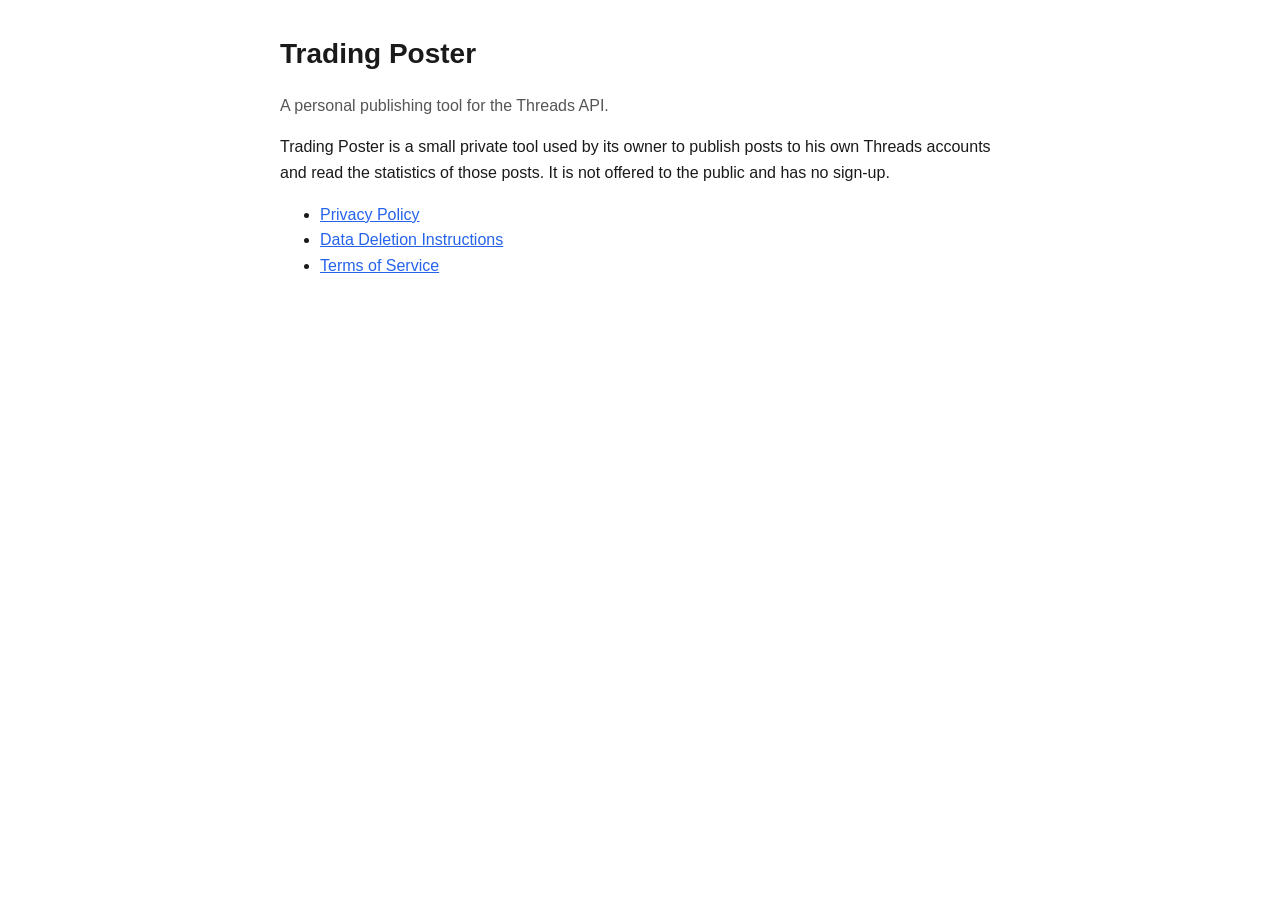
<file: docs/index.html>
<!doctype html><html lang="en"><head><meta charset="utf-8"><meta name="viewport" content="width=device-width,initial-scale=1">
<title>Trading Poster</title><link rel="stylesheet" href="style.css"></head><body><main>
<h1>Trading Poster</h1>
<p class="muted">A personal publishing tool for the Threads API.</p>
<p>Trading Poster is a small private tool used by its owner to publish posts to his own Threads accounts and read the statistics of those posts. It is not offered to the public and has no sign-up.</p>
<ul><li><a href="privacy.html">Privacy Policy</a></li><li><a href="data-deletion.html">Data Deletion Instructions</a></li><li><a href="terms.html">Terms of Service</a></li></ul>
</main></body></html>
</file>
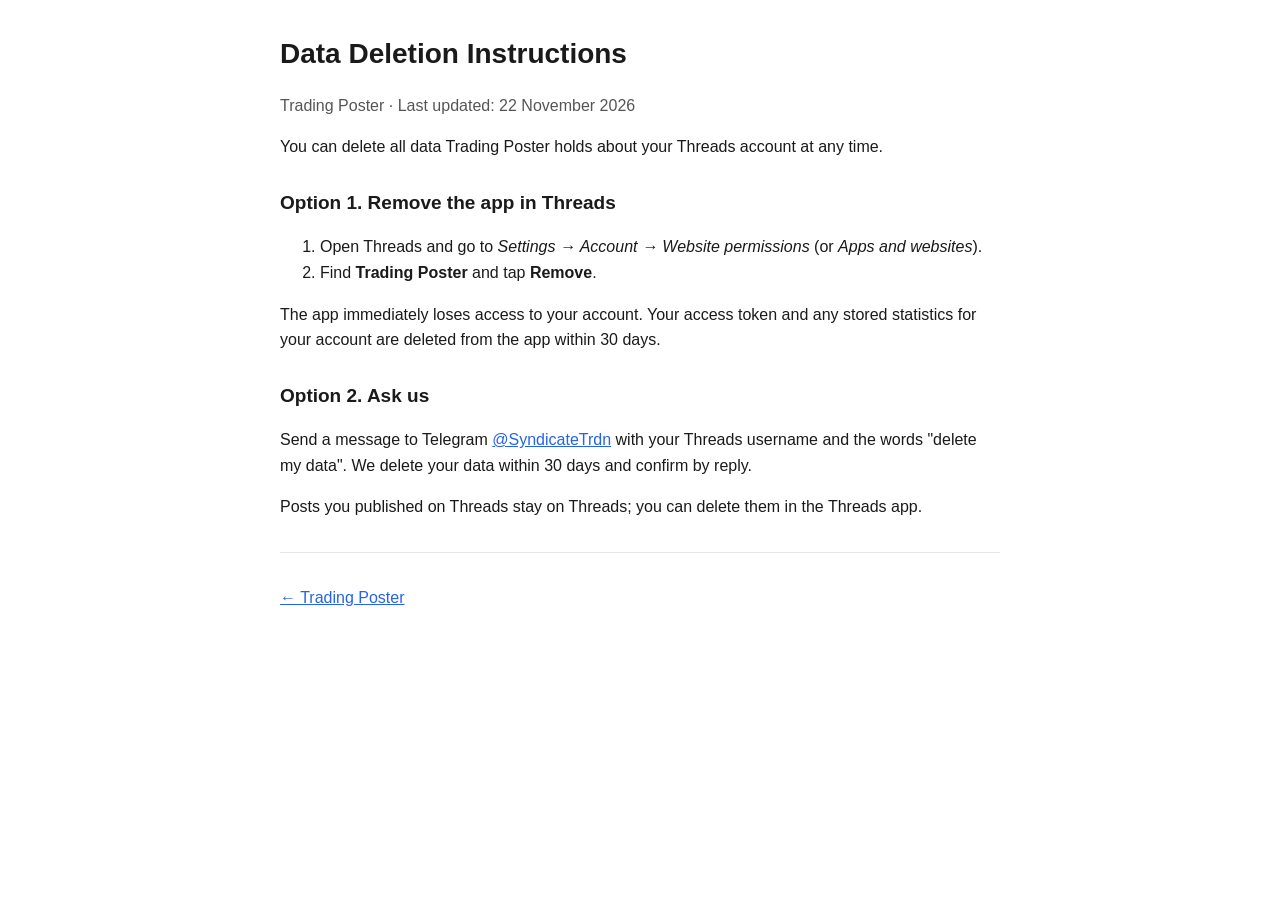
<file: docs/data-deletion.html>
<!doctype html><html lang="en"><head><meta charset="utf-8"><meta name="viewport" content="width=device-width,initial-scale=1">
<title>Data Deletion</title><link rel="stylesheet" href="style.css"></head><body><main>
<h1>Data Deletion Instructions</h1>
<p class="muted">Trading Poster · Last updated: 22 November 2026</p>
<p>You can delete all data Trading Poster holds about your Threads account at any time.</p>
<h2>Option 1. Remove the app in Threads</h2>
<ol>
<li>Open Threads and go to <em>Settings → Account → Website permissions</em> (or <em>Apps and websites</em>).</li>
<li>Find <strong>Trading Poster</strong> and tap <strong>Remove</strong>.</li>
</ol>
<p>The app immediately loses access to your account. Your access token and any stored statistics for your account are deleted from the app within 30 days.</p>
<h2>Option 2. Ask us</h2>
<p>Send a message to Telegram <a href="https://t.me/SyndicateTrdn">@SyndicateTrdn</a> with your Threads username and the words "delete my data". We delete your data within 30 days and confirm by reply.</p>
<p>Posts you published on Threads stay on Threads; you can delete them in the Threads app.</p>
<hr><p><a href="index.html">← Trading Poster</a></p>
</main></body></html>
</file>
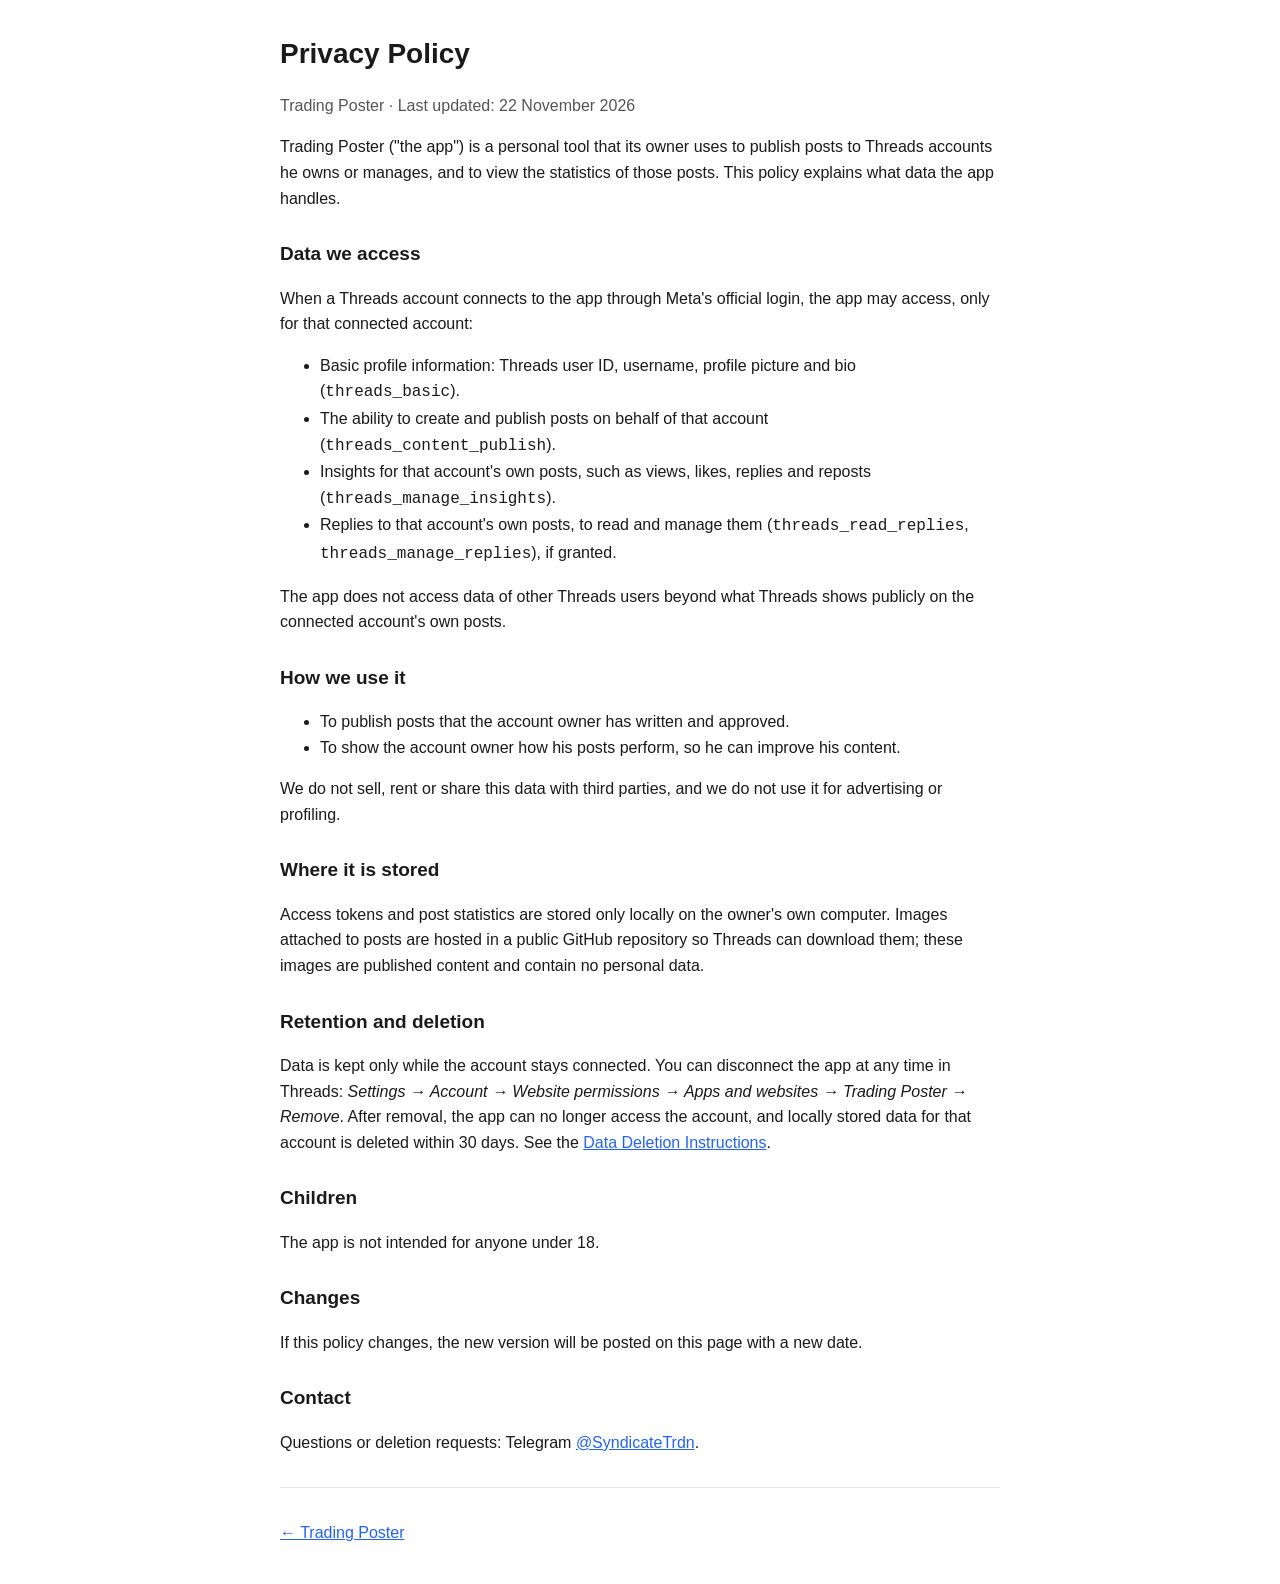
<file: docs/privacy.html>
<!doctype html><html lang="en"><head><meta charset="utf-8"><meta name="viewport" content="width=device-width,initial-scale=1">
<title>Privacy Policy</title><link rel="stylesheet" href="style.css"></head><body><main>
<h1>Privacy Policy</h1>
<p class="muted">Trading Poster · Last updated: 22 November 2026</p>

<p>Trading Poster ("the app") is a personal tool that its owner uses to publish posts to Threads accounts he owns or manages, and to view the statistics of those posts. This policy explains what data the app handles.</p>

<h2>Data we access</h2>
<p>When a Threads account connects to the app through Meta's official login, the app may access, only for that connected account:</p>
<ul>
<li>Basic profile information: Threads user ID, username, profile picture and bio (<code>threads_basic</code>).</li>
<li>The ability to create and publish posts on behalf of that account (<code>threads_content_publish</code>).</li>
<li>Insights for that account's own posts, such as views, likes, replies and reposts (<code>threads_manage_insights</code>).</li>
<li>Replies to that account's own posts, to read and manage them (<code>threads_read_replies</code>, <code>threads_manage_replies</code>), if granted.</li>
</ul>
<p>The app does not access data of other Threads users beyond what Threads shows publicly on the connected account's own posts.</p>

<h2>How we use it</h2>
<ul>
<li>To publish posts that the account owner has written and approved.</li>
<li>To show the account owner how his posts perform, so he can improve his content.</li>
</ul>
<p>We do not sell, rent or share this data with third parties, and we do not use it for advertising or profiling.</p>

<h2>Where it is stored</h2>
<p>Access tokens and post statistics are stored only locally on the owner's own computer. Images attached to posts are hosted in a public GitHub repository so Threads can download them; these images are published content and contain no personal data.</p>

<h2>Retention and deletion</h2>
<p>Data is kept only while the account stays connected. You can disconnect the app at any time in Threads: <em>Settings → Account → Website permissions → Apps and websites → Trading Poster → Remove</em>. After removal, the app can no longer access the account, and locally stored data for that account is deleted within 30 days. See the <a href="data-deletion.html">Data Deletion Instructions</a>.</p>

<h2>Children</h2>
<p>The app is not intended for anyone under 18.</p>

<h2>Changes</h2>
<p>If this policy changes, the new version will be posted on this page with a new date.</p>

<h2>Contact</h2>
<p>Questions or deletion requests: Telegram <a href="https://t.me/SyndicateTrdn">@SyndicateTrdn</a>.</p>
<hr><p><a href="index.html">← Trading Poster</a></p>
</main></body></html>
</file>
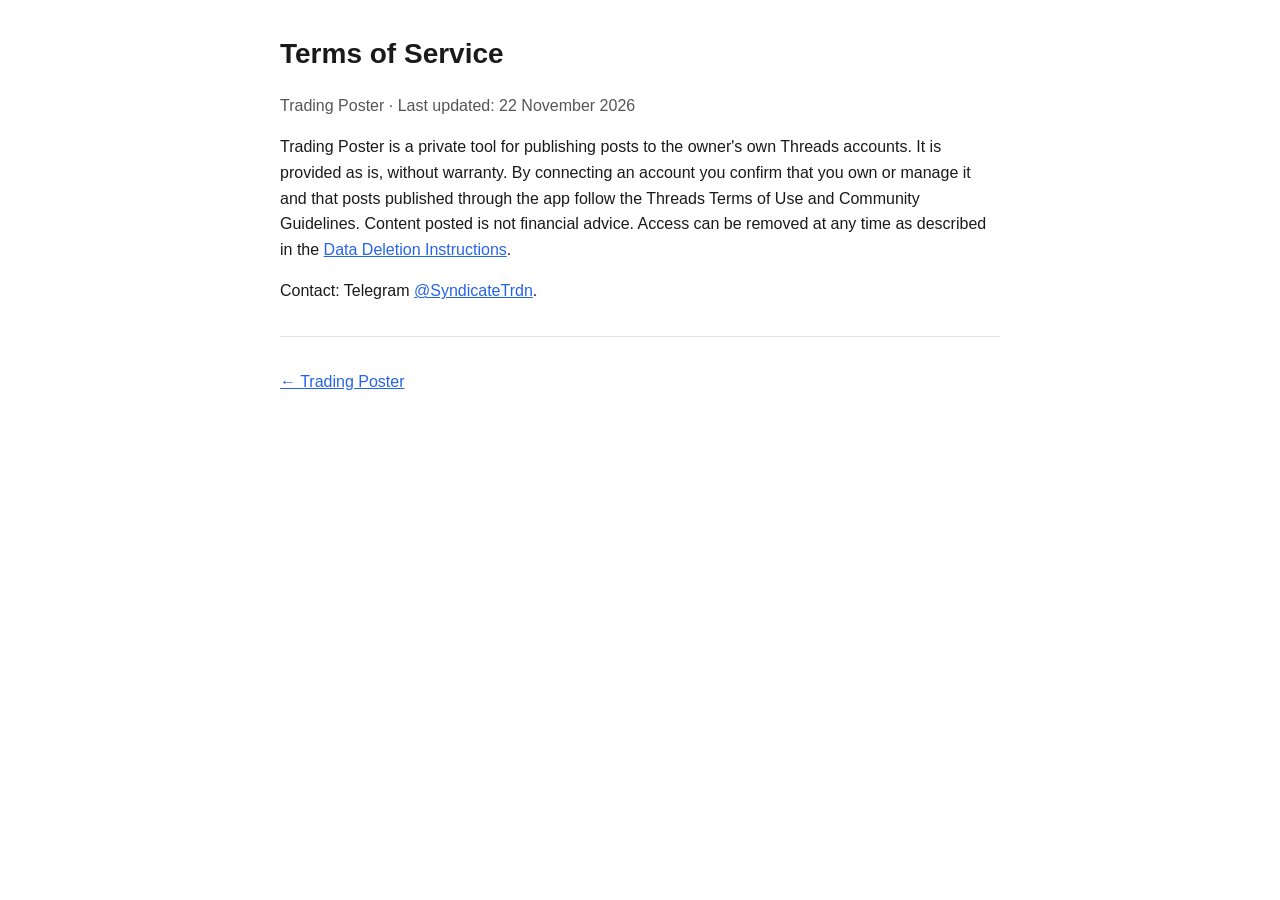
<file: docs/terms.html>
<!doctype html><html lang="en"><head><meta charset="utf-8"><meta name="viewport" content="width=device-width,initial-scale=1">
<title>Terms of Service</title><link rel="stylesheet" href="style.css"></head><body><main>
<h1>Terms of Service</h1>
<p class="muted">Trading Poster · Last updated: 22 November 2026</p>
<p>Trading Poster is a private tool for publishing posts to the owner's own Threads accounts. It is provided as is, without warranty. By connecting an account you confirm that you own or manage it and that posts published through the app follow the Threads Terms of Use and Community Guidelines. Content posted is not financial advice. Access can be removed at any time as described in the <a href="data-deletion.html">Data Deletion Instructions</a>.</p>
<p>Contact: Telegram <a href="https://t.me/SyndicateTrdn">@SyndicateTrdn</a>.</p>
<hr><p><a href="index.html">← Trading Poster</a></p>
</main></body></html>
</file>
<file: docs/style.css>
:root{--bg:#fff;--fg:#1a1a1a;--muted:#555;--line:#e5e5e5}
@media (prefers-color-scheme:dark){:root{--bg:#111;--fg:#eee;--muted:#aaa;--line:#333}}
body{margin:0;background:var(--bg);color:var(--fg);font:16px/1.6 -apple-system,Segoe UI,Roboto,sans-serif}
main{max-width:720px;margin:0 auto;padding:32px 16px}
h1{font-size:28px;margin:0 0 4px}h2{font-size:19px;margin-top:28px}
.muted{color:var(--muted)}a{color:#2563eb}hr{border:0;border-top:1px solid var(--line);margin:32px 0}
</file>
